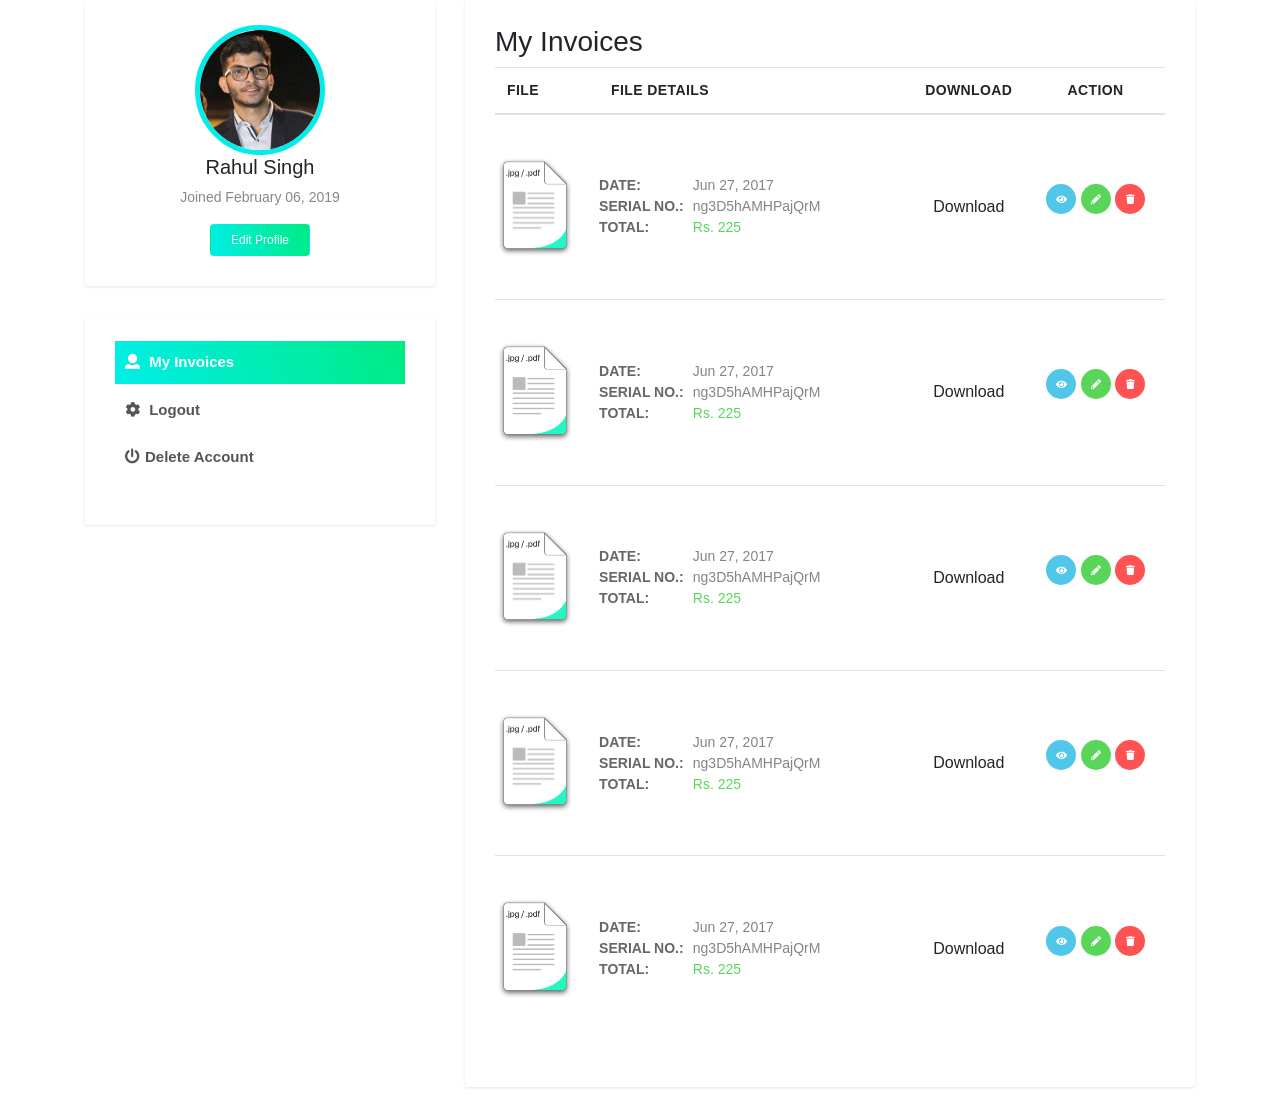
<file: MYSTIC WOLVES CBS/dashboard.html>
<!DOCTYPE html> 
<html>
  <head>
    <meta charset="utf-8" />
    <meta http-equiv="X-UA-Compatible" content="IE=edge" />
    <title>Dashboard</title>
    <meta name="description" content="" />
    <meta name="viewport" content="width=device-width, initial-scale=1" />
    <!-- bootstrap css -->
    <link
      rel="stylesheet"
      href="https://stackpath.bootstrapcdn.com/bootstrap/4.3.1/css/bootstrap.min.css"
      integrity="sha384-ggOyR0iXCbMQv3Xipma34MD+dH/1fQ784/j6cY/iJTQUOhcWr7x9JvoRxT2MZw1T"
      crossorigin="anonymous"
    />
  
    <link rel="stylesheet" href="./styling/style.css" >

    <!-- fontawesome plugin  -->
    <link rel="stylesheet" href="./plugins/fontawesome/css/all.css" />

    <!-- plugins -->
    <link href="https://cdnjs.cloudflare.com/ajax/libs/font-awesome/4.7.0/css/font-awesome.min.css" rel="stylesheet" media="all">
    <link href="https://cdnjs.cloudflare.com/ajax/libs/animate.css/3.5.2/animate.min.css" rel="stylesheet" media="all">
    <link rel="stylesheet" href="./plugins/fontawesome/css/all.css" />
  </head>
  <body>
   
  
<!--==================================
=            User Profile            =
===================================-->
<section class="dashboard section">
	<!-- Container Start -->
	<div class="container">
		<!-- Row Start -->
		<div class="row">
			<div class="col-md-10 offset-md-1 col-lg-4 offset-lg-0">
				<div class="sidebar">
					<!-- User Widget -->
					<div class="widget user-dashboard-profile">
						<!-- User Image -->
						<div class="profile-thumb">
							<img src="./images/rahul-sir.png" alt="" class="rounded-circle">
						</div>
						<!-- User Name -->
						<h5 class="text-center">Rahul Singh</h5>
						<p>Joined February 06, 2019</p>
						<a href="user-profile.html" class="btn btn-main-sm">Edit Profile</a>
					</div>
					<!-- Dashboard Links -->
					<div class="widget user-dashboard-menu">
						<ul>
							<li class="active">
								<a href="user-dashboard.html"><i class="fa fa-user"></i> My Invoices</a></li>
							
							
							<li>
								<a href="user-dashboard.html"><i class="fa fa-cog"></i> Logout</a>
							</li>
							<li>
								<a href="user-dashboard.html"><i class="fa fa-power-off"></i>Delete Account</a>
							</li>
						</ul>
					</div>
				</div>
			</div>
			<div class="col-md-10 offset-md-1 col-lg-8 offset-lg-0">
				<!-- Recently Favorited -->
				<div class="widget dashboard-container my-adslist">
					<h3 class="widget-header">My Invoices</h3> 
					<table class="table table-responsive product-dashboard-table">
						<thead>
							<tr class="tr">
								<th>File</th>
								<th>File Details</th>
								<th class="text-center">Download</th>
								<th class="text-center">Action</th>
							</tr>
						</thead>
						<tbody>
							<tr>
								
								<td class="product-thumb">
									<img width="80px" height="auto" src="./images/pdf.png" alt="image description"></td>
								<td class="product-details">
									<!-- <h3 class="title">Macbook Pro 15inch</h3> -->
									<span class="add-id"><strong>DATE:</strong>Jun 27, 2017</span>
									<span><strong>SERIAL NO.:</strong><time>ng3D5hAMHPajQrM</time> </span>
									<span class="status active"><strong>TOTAL:</strong>Rs. 225</span>
								</td>
								<td class="product-category"><span class="categories">Download</span></td>
								<td class="action" data-title="Action">
									<div class="">
										<ul class="list-inline justify-content-center">
											<li class="list-inline-item">
												<a data-toggle="tooltip" data-placement="top" title="Tooltip on top" class="view" href="">
													<i class="fa fa-eye"></i>
												</a>		
											</li>
											<li class="list-inline-item">
												<a class="edit" href="">
													<i class="fa fa-pencil"></i>
												</a>		
											</li>
											<li class="list-inline-item">
												<a class="delete" href="">
													<i class="fa fa-trash"></i>
												</a>
											</li>
										</ul>
									</div>
								</td>
							</tr>
							<tr>
								
								<td class="product-thumb">
									<img width="80px" height="auto" src="./images/pdf.png" alt="image description"></td>
								<td class="product-details">
									<!-- <h3 class="title">Study Table Combo</h3> -->
									<span class="add-id"><strong>DATE:</strong>Jun 27, 2017</span>
									<span><strong>SERIAL NO.:</strong><time>ng3D5hAMHPajQrM</time> </span>
									<span class="status active"><strong>TOTAL: </strong>Rs. 225</span>
								</td>
								<td class="product-category"><span class="categories">Download</span></td>
								<td class="action" data-title="Action">
									<div class="">
										<ul class="list-inline justify-content-center">
											<li class="list-inline-item">
												<a data-toggle="tooltip" data-placement="top" title="Tooltip on top" class="view" href="">
													<i class="fa fa-eye"></i>
												</a>		
											</li>
											<li class="list-inline-item">
												<a class="edit" href="">
													<i class="fa fa-pencil"></i>
												</a>		
											</li>
											<li class="list-inline-item">
												<a class="delete" href="">
													<i class="fa fa-trash"></i>
												</a>
											</li>
										</ul>
									</div>
								</td>
							</tr>
							<tr>
								
								<td class="product-thumb">
									<img width="80px" height="auto" src="./images/pdf.png" alt="image description"></td>
								<td class="product-details">
									<!-- <h3 class="title">Macbook Pro 15inch</h3> -->
                                    <span class="add-id"><strong>DATE:</strong>Jun 27, 2017</span>
									<span><strong>SERIAL NO.:</strong><time>ng3D5hAMHPajQrM</time> </span>
									<span class="status active"><strong>TOTAL: </strong>Rs. 225</span>
								</td>
								<td class="product-category"><span class="categories">Download</span></td>
								<td class="action" data-title="Action">
									<div class="">
										<ul class="list-inline justify-content-center">
											<li class="list-inline-item">
												<a data-toggle="tooltip" data-placement="top" title="Tooltip on top" class="view" href="">
													<i class="fa fa-eye"></i>
												</a>		
											</li>
											<li class="list-inline-item">
												<a class="edit" href="">
													<i class="fa fa-pencil"></i>
												</a>		
											</li>
											<li class="list-inline-item">
												<a class="delete" href="">
													<i class="fa fa-trash"></i>
												</a>
											</li>
										</ul>
									</div>
								</td>
							</tr>
							<tr>
								
								<td class="product-thumb">
									<img width="80px" height="auto" src="./images/pdf.png" alt="image description"></td>
								<td class="product-details">
									<!-- <h3 class="title">Macbook Pro 15inch</h3> -->
									<span class="add-id"><strong>DATE:</strong>Jun 27, 2017</span>
									<span><strong>SERIAL NO.:</strong><time>ng3D5hAMHPajQrM</time> </span>
									<span class="status active"><strong>TOTAL: </strong>Rs. 225</span>
								</td>
								<td class="product-category"><span class="categories">Download</span></td>
								<td class="action" data-title="Action">
									<div class="">
										<ul class="list-inline justify-content-center">
											<li class="list-inline-item">
												<a data-toggle="tooltip" data-placement="top" title="Tooltip on top" class="view" href="">
													<i class="fa fa-eye"></i>
												</a>		
											</li>
											<li class="list-inline-item">
												<a class="edit" href="">
													<i class="fa fa-pencil"></i>
												</a>		
											</li>
											<li class="list-inline-item">
												<a class="delete" href="">
													<i class="fa fa-trash"></i>
												</a>
											</li>
										</ul>
									</div>
								</td>
							</tr>
							<tr>
								
								<td class="product-thumb">
									<img width="80px" height="auto" src="./images/pdf.png" alt="image description"></td>
								<td class="product-details">
									<!-- <h3 class="title">Macbook Pro 15inch</h3> -->
									<span class="add-id"><strong>DATE:</strong>Jun 27, 2017</span>
									<span><strong>SERIAL NO.:</strong><time>ng3D5hAMHPajQrM</time> </span>
									<span class="status active"><strong>TOTAL: </strong>Rs. 225</span>
								</td>
								<td class="product-category"><span class="categories">Download</span></td>
								<td class="action" data-title="Action">
									<div class="">
										<ul class="list-inline justify-content-center">
											<li class="list-inline-item">
												<a data-toggle="tooltip" data-placement="top" title="Tooltip on top" class="view" href="">
													<i class="fa fa-eye"></i>
												</a>		
											</li>
											<li class="list-inline-item">
												<a class="edit" href="">
													<i class="fa fa-pencil"></i>
												</a>		
											</li>
											<li class="list-inline-item">
												<a class="delete" href="">
													<i class="fa fa-trash"></i>
												</a>
											</li>
										</ul>
									</div>
								</td>
							</tr>
						</tbody>
					</table>
					
				</div>
			</div>
		</div>
		<!-- Row End -->
	</div>
	<!-- Container End -->
</section>
 




   
    <!-- Bootstrap scripts -->
    <script
      src="https://code.jquery.com/jquery-3.3.1.slim.min.js"
      integrity="sha384-q8i/X+965DzO0rT7abK41JStQIAqVgRVzpbzo5smXKp4YfRvH+8abtTE1Pi6jizo"
      crossorigin="anonymous"
    ></script>
    <script
      src="https://cdnjs.cloudflare.com/ajax/libs/popper.js/1.14.7/umd/popper.min.js"
      integrity="sha384-UO2eT0CpHqdSJQ6hJty5KVphtPhzWj9WO1clHTMGa3JDZwrnQq4sF86dIHNDz0W1"
      crossorigin="anonymous"
    ></script>
    <script
      src="https://stackpath.bootstrapcdn.com/bootstrap/4.3.1/js/bootstrap.min.js"
      integrity="sha384-JjSmVgyd0p3pXB1rRibZUAYoIIy6OrQ6VrjIEaFf/nJGzIxFDsf4x0xIM+B07jRM"
      crossorigin="anonymous"
    ></script>


  </body>
</html>
</file>
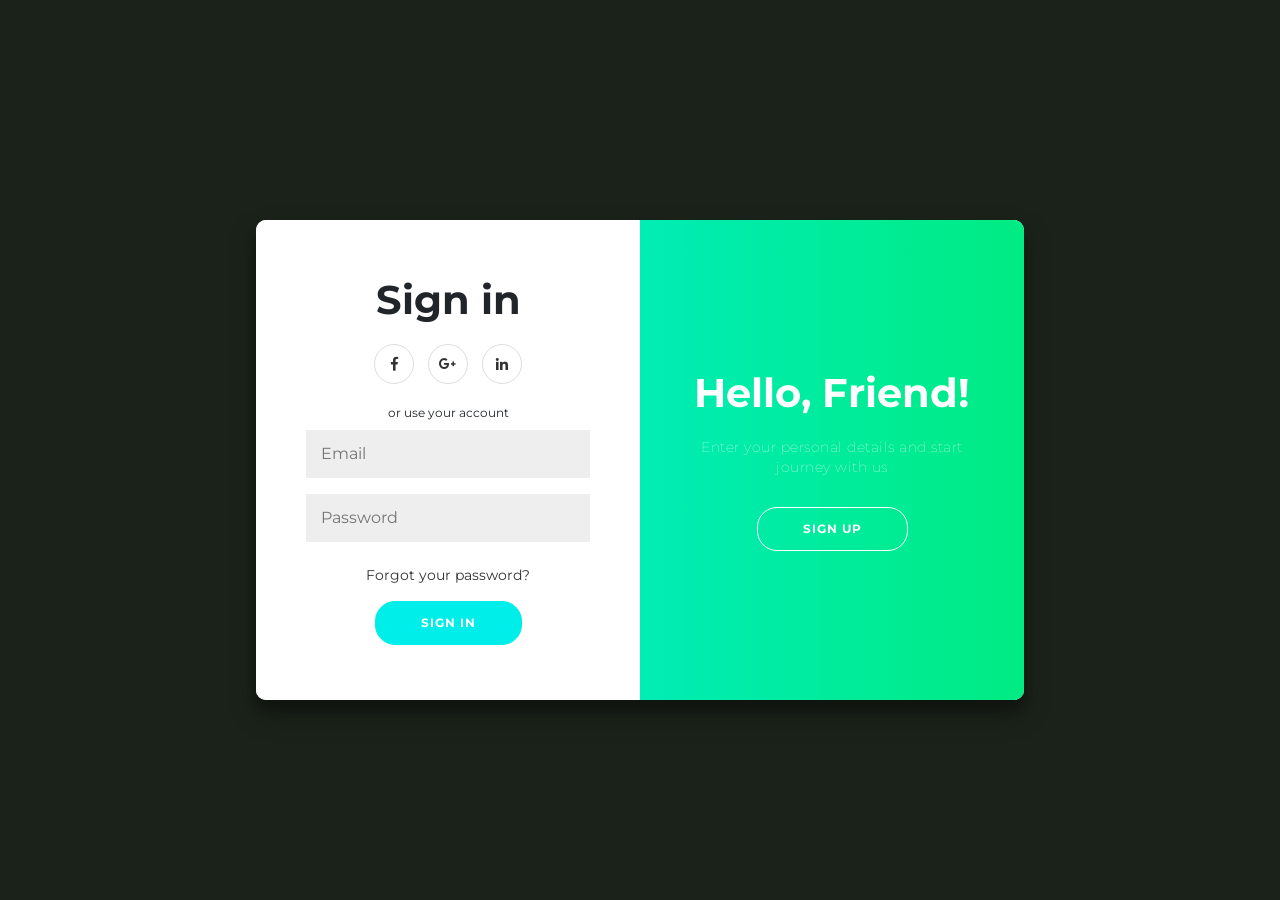
<file: MYSTIC WOLVES CBS/login.html>
<!DOCTYPE html> 
<html>
  <head>
    <meta charset="utf-8" />
    <meta http-equiv="X-UA-Compatible" content="IE=edge" />
    <title>SignIn/SignUp</title>
    <meta name="description" content="" />
    <meta name="viewport" content="width=device-width, initial-scale=1" />
    <!-- bootstrap css -->
    <link
      rel="stylesheet"
      href="https://stackpath.bootstrapcdn.com/bootstrap/4.3.1/css/bootstrap.min.css"
      integrity="sha384-ggOyR0iXCbMQv3Xipma34MD+dH/1fQ784/j6cY/iJTQUOhcWr7x9JvoRxT2MZw1T"
      crossorigin="anonymous"
    />
    <link rel="stylesheet" href="./styling/login.css">
    <link rel="stylesheet" href="./styling/style.scss" >

    <!-- plugins -->
    <link href="https://cdnjs.cloudflare.com/ajax/libs/font-awesome/4.7.0/css/font-awesome.min.css" rel="stylesheet" media="all">
    <link href="https://cdnjs.cloudflare.com/ajax/libs/animate.css/3.5.2/animate.min.css" rel="stylesheet" media="all">
    <link rel="stylesheet" href="./plugins/fontawesome/css/all.css" />
  </head>
  <body>
   
   <!-- signIn/signUp -->
    <div  class="container" id="container">
      <div class="form-container sign-up-container">
        <form action="#">
          <h1>Create Account</h1>
          <div class="social-container">
            <a href="#" class="social"><i class="fab fa-facebook-f"></i></a>
            <a href="#" class="social"><i class="fab fa-google-plus-g"></i></a>
            <a href="#" class="social"><i class="fab fa-linkedin-in"></i></a>
          </div>
          <span>or use your email for registration</span>
          <input type="text" placeholder="Name" />
          <input type="email" placeholder="Email" />
          <input type="password" placeholder="Password" />
          <button>Sign Up</button>
        </form>
      </div>
      <div class="form-container sign-in-container">
        <form action="#">
          <h1>Sign in</h1>
          <div class="social-container">
            <a href="#" class="social"><i class="fab fa-facebook-f"></i></a>
            <a href="#" class="social"><i class="fab fa-google-plus-g"></i></a>
            <a href="#" class="social"><i class="fab fa-linkedin-in"></i></a>
          </div>
          <span>or use your account</span>
          <input type="email" placeholder="Email" />
          <input type="password" placeholder="Password" />
          <a href="#">Forgot your password?</a>
          <button>Sign In</button>
        </form>
      </div>
      <div class="overlay-container">
        <div class="overlay">
          <div class="overlay-panel overlay-left">
            <h1>Welcome Back!</h1>
            <p>To keep connected with us please login with your personal info</p>
            <button class="ghost" id="signIn">Sign In</button>
          </div>
          <div class="overlay-panel overlay-right">
            <h1>Hello, Friend!</h1>
            <p>Enter your personal details and start journey with us</p>
            <button class="ghost" id="signUp">Sign Up</button>
          </div>
        </div>
      </div>
    </div>

     <!-- Bootstrap scripts -->
     <script
     src="https://code.jquery.com/jquery-3.3.1.slim.min.js"
     integrity="sha384-q8i/X+965DzO0rT7abK41JStQIAqVgRVzpbzo5smXKp4YfRvH+8abtTE1Pi6jizo"
     crossorigin="anonymous"
   ></script>
   <script
     src="https://cdnjs.cloudflare.com/ajax/libs/popper.js/1.14.7/umd/popper.min.js"
     integrity="sha384-UO2eT0CpHqdSJQ6hJty5KVphtPhzWj9WO1clHTMGa3JDZwrnQq4sF86dIHNDz0W1"
     crossorigin="anonymous"
   ></script>
   <script
     src="https://stackpath.bootstrapcdn.com/bootstrap/4.3.1/js/bootstrap.min.js"
     integrity="sha384-JjSmVgyd0p3pXB1rRibZUAYoIIy6OrQ6VrjIEaFf/nJGzIxFDsf4x0xIM+B07jRM"
     crossorigin="anonymous"
   ></script>

   <script src="login.js"></script>
 
   </script>
    
  </body>
</html>
</file>
<file: MYSTIC WOLVES CBS/styling/style.css>
@import url("https://fonts.googleapis.com/css?family=Montserrat:400,800");
* {
  margin: 0;
  padding: 0;
}

.navbar12 {
  height: 20vh;
  background-color: #29272C;
}

@font-face {
  font-family: futurapt;
  src: url(../fonts/futurapt.otf) format("opentype");
}

.login1 {
  border-radius: 25px;
  background-image: linear-gradient(67deg, #00eee9, #00eb82);
  color: #000;
  text-decoration: none;
  font-family: sans-serif;
  font-size: 14px;
  padding: 10px;
  margin-left: 260px;
  font-weight: bold;
  border: none;
}

nav ul li button.login2 {
  border-radius: 25px;
  background-image: linear-gradient(67deg, #00eee9, #00eb82);
  color: #000;
  text-decoration: none;
  font-family: sans-serif;
  font-size: 14px;
  padding: 10px;
  font-weight: bold;
  border: none;
}

nav ul li button.login2 a {
  color: black;
  text-decoration: none;
}

.navbar {
  position: absolute;
  top: 0;
  display: -webkit-box;
  display: -ms-flexbox;
  display: flex;
  z-index: 1;
  height: 60px;
  width: 1110px;
  height: 56px;
  margin-left: 130px;
  margin-top: 40px;
}

.shit {
  margin-left: 50px;
}

.navbar ul {
  display: -webkit-box;
  display: -ms-flexbox;
  display: flex;
  width: 100%;
  list-style: none;
  -webkit-box-pack: left;
      -ms-flex-pack: left;
          justify-content: left;
  padding-left: 0px;
}

.navbar ul li {
  margin: 0.2rem;
  padding-right: 0;
  padding-top: 5px;
}

.navbar ul li a {
  text-decoration: none;
  color: lightgray;
  font-size: 16px;
  margin-right: 20px;
  padding-top: 10px;
  font-family: futurapt;
}

.navbar ul li a:hover {
  border-bottom: 2.5px solid #00eb82;
}

.navbar ul li img {
  padding-right: 12px;
  height: 17px;
}

.menu {
  margin-left: 410px;
  display: none;
}

.fb {
  margin-left: 407px;
}

.navbutton {
  text-decoration: none;
  font-size: 28px;
  color: white;
  border: none;
  border-top-right-radius: 17px;
  border-top-left-radius: 17px;
  border-bottom-left-radius: 17px;
  cursor: pointer;
  text-align: center;
  text-transform: uppercase;
  background-color: black;
  height: 70px;
  margin-right: 20px;
  padding: 10px;
}

.first100vh {
  background-color: #29272C;
}

.first100vh .align {
  display: -webkit-box;
  display: -ms-flexbox;
  display: flex;
}

.first100vh img {
  padding-left: 150px;
  height: 80vh;
  -webkit-box-pack: right;
      -ms-flex-pack: right;
          justify-content: right;
}

.first100vh .boldline {
  font-family: Montserrat-SemiBold,sans-serif;
  font-weight: bold;
  line-height: 3.25rem;
  font-size: 2.5em;
  color: white;
  margin-left: 130px;
  margin-top: 40px;
  letter-spacing: 9px;
}

.first100vh .linebelow {
  color: white;
  margin-left: 130px;
  margin-top: 25px;
  opacity: 0.5;
  font-size: 18px;
  line-height: 1.6rem;
}

.first100vh .gradient {
  padding: 10px;
  margin-left: 130px;
  border-radius: 25px;
  background-image: linear-gradient(67deg, #00eee9, #00eb82);
  color: #000;
  text-decoration: none;
  font-family: sans-serif;
  font-size: 18px;
  font-weight: bold;
  border: none;
  margin-top: 30px;
  padding: 15px;
}

.first100vh .scroll {
  color: white;
  background-color: black;
  padding: 26px;
  margin-left: 130px;
  border-radius: 10px;
  margin-top: 33px;
  border: none;
}

.second100vh {
  height: 100vh;
  display: -webkit-box;
  display: -ms-flexbox;
  display: flex;
}

.second100vh .secondboldline {
  font-family: msemibold,sans-serif;
  line-height: 3.25rem;
  font-size: 2.5em;
  margin-left: 130px;
  margin-top: 300px;
  letter-spacing: 6px;
  font-weight: bold;
  text-transform: uppercase;
  width: 400px;
  margin-right: 70px;
}

.second100vh .gradient2 {
  padding: 10px;
  margin-left: 130px;
  border-radius: 25px;
  background-image: linear-gradient(67deg, #00eee9, #00eb82);
  color: #000;
  text-decoration: none;
  font-family: sans-serif;
  font-size: 18px;
  font-weight: bold;
  margin-top: 30px;
  border: none;
  padding: 15px;
}

.second100vh .pic1 {
  padding-top: 100px;
  padding-left: 50px;
  height: 250px;
}

.second100vh .pic2 {
  height: 120px;
  padding-left: 400px;
}

.second100vh .pic3 {
  height: 350px;
}

/* section 2 */
.cover {
  width: 100%;
  height: 75vmin;
  background: url(../images/paggio_banner.jpg);
  background-position: -25rem -19rem;
  background-attachment: fixed;
  background-position: center;
  background-repeat: no-repeat;
  background-size: cover;
  background-size: 100%;
  position: relative;
}

.cover .content {
  background: rgba(0, 0, 0, 0.5);
  height: 100%;
  width: 100%;
  padding-top: 19vmin;
}

.cover .content > h1 {
  padding-left: 170px;
  font-family: var(--Patua);
  font-size: 6vmin;
  color: whitesmoke;
}

.cover .content > p {
  padding-left: 170px;
  font-family: var(--Rubik);
  font-size: 2vmin;
  color: #e5e5e5;
}

.numbers .rect {
  position: relative;
  z-index: 1;
  background: white;
  width: 17rem;
  height: 12rem;
  padding-top: 3.5vmin;
  margin: 1rem;
  border-radius: 0.5em;
  -webkit-box-shadow: 1px 2px 50px 0px rgba(47, 114, 255, 0.375);
          box-shadow: 1px 2px 50px 0px rgba(47, 114, 255, 0.375);
}

.numbers {
  margin-top: -15vmin;
}

.numbers .rect h1 {
  font-size: 5rem;
  color: black;
  opacity: 0.7;
}

.numbers .rect p {
  font-weight: bold;
  font-family: var(--Patua);
}

@media only screen and (max-width: 768px) {
  .section-2 .cover {
    background-position: -25vmin -10vmin;
  }
  .numbers .rect {
    width: 10rem;
    height: 8rem;
  }
  .numbers .rect h1 {
    font-size: 2rem;
  }
}

/* footer */
.footer.section.section-sm {
  padding: 70px 0px;
}

.footer {
  background: #29272C;
}

.footer img.footer-logo {
  height: 43px;
}

.alt-color {
  color: #c7c7c7;
}

.footer .block h4 {
  color: #ff4b2c;
  font-size: 16px;
  margin-bottom: 25px;
  line-height: 1.4;
}

.footer .block.about img {
  margin-bottom: 25px;
}

.footer .block.about p {
  line-height: 26px;
  color: #666;
}

.footer .block ul li {
  list-style: none;
  margin-bottom: 10px;
}

.footer .block ul li a {
  text-decoration: none;
  display: block;
  font-size: 14px;
  color: white;
  opacity: 0.7;
}

.footer .block ul li a:hover {
  color: #ff4b2c;
  /* text-decoration: underline; */
  text-decoration: none;
}

.footer .block ul.terms-list {
  margin-top: 10px;
}

.footer .block ul.terms-list li a {
  padding-right: 10px;
}

.footer img.footer-mobile {
  z-index: 100;
  padding-right: 15px;
}

@media (max-width: 768px) {
  .footer .block:last-child {
    margin-bottom: 30px;
  }
}

.footer .block-2 {
  padding: 18px 30px;
  background: linear-gradient(67deg, #00eee9, #00eb82);
  border-radius: 10px;
  -webkit-box-shadow: 0 14px 28px rgba(0, 0, 0, 0.25), 0 10px 10px rgba(0, 0, 0, 0.22);
          box-shadow: 0 14px 28px rgba(0, 0, 0, 0.25), 0 10px 10px rgba(0, 0, 0, 0.22);
}

.footer .block-2.app-promotion {
  display: -webkit-box;
  display: -ms-flexbox;
  display: flex;
  margin-bottom: 20px;
}

.footer .block-2.app-promotion p {
  margin-left: 20px;
  color: #fff;
}

.footer .block-2.discount-coupon p {
  color: #fff;
  margin-bottom: 0;
}

.footer .block-2.discount-coupon p a {
  color: #5672f9;
}

.footer-bottom {
  position: relative;
  padding: 8px 0;
  /* background:linear-gradient(to right, #1c130c, #434343); */
  background: #2f2f2f;
}

@media (max-width: 480px) {
  .footer-bottom {
    text-align: center;
  }
}

.footer-bottom .copyright p {
  color: #ffff;
  margin-bottom: 0;
}

.social-media-icons {
  text-align: center !important;
}

.social-media-icons li {
  display: inline-block;
}

.social-media-icons li i {
  color: #fff;
  padding: 0 20px;
  cursor: pointer;
}

.social-media-icons li i:hover {
  color: #ff4b2c !important;
  text-decoration: none;
}

.top-to {
  position: absolute;
  right: 20px;
  bottom: 40px;
  display: -webkit-box;
  display: -ms-flexbox;
  display: flex;
  -webkit-box-pack: center;
  -ms-flex-pack: center;
  justify-content: center;
}

.top-to a {
  width: 40px;
  height: 40px;
  background: #f5f5f5;
  color: #404040;
  display: -webkit-box;
  display: -ms-flexbox;
  display: flex;
  -webkit-box-pack: center;
  -ms-flex-pack: center;
  justify-content: center;
  -webkit-box-shadow: 0 3.5px 7px rgba(0, 0, 0, 0.25), 0 2.5px 2.5px rgba(0, 0, 0, 0.22);
          box-shadow: 0 3.5px 7px rgba(0, 0, 0, 0.25), 0 2.5px 2.5px rgba(0, 0, 0, 0.22);
}

.top-to a i {
  line-height: 40px;
}

.top-to a:hover {
  text-decoration: none;
}

.text1 {
  text-transform: uppercase;
}

.particle {
  margin: 0;
  padding: 0;
  height: 100vh;
  display: -webkit-box;
  display: -ms-flexbox;
  display: flex;
}

#particles-js {
  height: 100%;
  background: blck;
  width: 65%;
}

.particlerebase {
  width: 50%;
}

.particleinfo {
  font-weight: bold;
  font-size: 1.8em;
  line-height: 1.3em;
  letter-spacing: 6px;
  font-family: 'msemibold', sans-serif;
  width: 500px;
  text-transform: uppercase;
  padding-top: 200px;
  padding-left: 100px;
}

.particleinfo2 {
  padding-left: 100px;
  width: 500px;
}

.section1 {
  background-color: #1a2219;
}

.section1 .container {
  display: -webkit-box;
  display: -ms-flexbox;
  display: flex;
  -webkit-box-orient: vertical;
  -webkit-box-direction: normal;
      -ms-flex-direction: column;
          flex-direction: column;
  -webkit-box-align: center;
      -ms-flex-align: center;
          align-items: center;
}

.section1 .container .content {
  margin-top: 50px;
  color: #ffff;
  display: -webkit-box;
  display: -ms-flexbox;
  display: flex;
  -webkit-box-orient: vertical;
  -webkit-box-direction: normal;
      -ms-flex-direction: column;
          flex-direction: column;
  -webkit-box-align: center;
      -ms-flex-align: center;
          align-items: center;
  text-align: center;
}

.section1 .container .content .heading h3 {
  font-family: sans-serif;
  font-size: 3.125em;
  line-height: 1.2em;
  letter-spacing: 10.5px;
  text-transform: uppercase;
  margin-bottom: 1.875rem;
  font-weight: 400;
  max-width: 865px;
}

.section1 .container .content .description p {
  font-size: 1.3125em;
  line-height: 1.66667em;
  max-width: 855px;
  margin-left: auto;
  margin-right: auto;
  opacity: 0.8;
  font-family: sans-serif;
}

.section1 .container .image-wrap {
  margin-top: 50px;
  height: 80vh;
  width: 1055px;
  background-image: url(../images/bg.png);
  background-repeat: no-repeat;
  background-size: cover;
  -webkit-box-shadow: 0px 0px 61px 0px rgba(47, 114, 255, 0.6);
          box-shadow: 0px 0px 61px 0px rgba(47, 114, 255, 0.6);
}

.section1 .container .image-wrap .container {
  padding: 0%;
  height: 83%;
  display: -webkit-box;
  display: -ms-flexbox;
  display: flex;
  -webkit-box-orient: horizontal;
  -webkit-box-direction: normal;
      -ms-flex-direction: row;
          flex-direction: row;
  -webkit-box-pack: center;
      -ms-flex-pack: center;
          justify-content: center;
}

.section1 .container .image-wrap .container .image1 img {
  height: 60vh;
  margin-right: 30px;
}

.section1 .container .image-wrap .container .image2 img {
  height: 15vh;
}

.section1 .container .image-wrap .container .image3 img {
  height: 60vh;
  margin-left: 30px;
}

.section1 .container .image-wrap .btn {
  display: -webkit-box;
  display: -ms-flexbox;
  display: flex;
  -webkit-box-pack: center;
      -ms-flex-pack: center;
          justify-content: center;
}

.section1 .container .image-wrap .btn a {
  padding: 6px 20px;
  height: inherit;
  width: inherit;
  font-family: sans-serif;
  color: #fff;
  margin-right: 30px;
  font-size: 16px;
  font-weight: bold;
  text-decoration: none;
  border: 2px solid #2f72ff;
  border-radius: 6px;
  -webkit-transition: all 0.5s;
  transition: all 0.5s;
}

.section1 .container .image-wrap .btn a:hover {
  background-color: #2f72ff;
}

.section1 .container .down {
  height: 10vh;
  width: 400px;
  margin-left: 100px;
  margin-top: 50px;
  margin-bottom: 30px;
}

.section2 {
  height: 150vh;
  background-color: #ffffff;
}

.section2 .section3 {
  width: 100vw;
  background-color: #fff;
}

.section2 .section3 .heading {
  padding: 70px 0px 0px;
  width: 100vw;
  margin: auto;
  max-width: 50vw;
  text-align: center;
  height: 30vh;
}

.section2 .section3 .heading h3 {
  color: black;
  font-family: sans-serif;
  font-size: 3.125em;
  line-height: 1.2em;
  letter-spacing: 10.5px;
  text-transform: uppercase;
  margin-bottom: 1.875rem;
  font-weight: 400;
  max-width: 865px;
}

.section2 .section3 .heading p {
  font-family: "gtLight", sans-serif;
  font-size: 1.27rem;
  margin: 1rem auto 0;
  color: black;
}

.section2 .section3 .box {
  margin-top: 50px;
  width: 100%;
}

.section2 .section3 .row {
  margin: auto;
  width: 60%;
  display: -webkit-box;
  display: -ms-flexbox;
  display: flex;
  -webkit-box-pack: center;
      -ms-flex-pack: center;
          justify-content: center;
  -webkit-box-align: center;
      -ms-flex-align: center;
          align-items: center;
  margin-bottom: 100px;
}

.section2 .section3 .row .second {
  display: -webkit-box;
  display: -ms-flexbox;
  display: flex;
}

.section2 .section3 .row .image {
  display: block;
}

.section2 .section3 .row .image img {
  height: 200px;
  float: right;
  margin-right: 40px;
}

.section2 .section3 .row .content {
  border-left: 3px solid #00eee9;
}

.section2 .section3 .row .content h3 {
  font-size: 1.825em;
  line-height: 1.38889em;
  margin-bottom: 0.625rem;
  font-family: Montserrat-Medium, sans-serif;
  font-weight: 400;
  letter-spacing: 5px;
  text-transform: uppercase;
}

.section2 .section3 .row .content h3.num {
  color: grey;
}

.section2 .section3 .row3 {
  margin-bottom: 190px;
}

.section2 .section3 .row2 .image img {
  float: left;
  margin-left: 40px;
}

.section2 .section3 .row2 .content {
  border-left: none;
  border-right: 3px solid #00eee9;
}

.section2 .section3 .row2 .first {
  display: none;
}

@media only screen and (max-width: 1020px) {
  .section2 .section3 .row .image img {
    width: 20vw;
  }
}

@media only screen and (max-width: 770px) {
  .section2 .section3 .heading h3 {
    font-size: 7vw;
  }
  .section2 .section3 .row .image {
    display: -webkit-box;
    display: -ms-flexbox;
    display: flex;
    -webkit-box-pack: center;
        -ms-flex-pack: center;
            justify-content: center;
  }
  .section2 .section3 .row .image img {
    width: 40vw;
    height: 40vw;
  }
  .section2 .section3 .row1 {
    padding-top: 50px;
  }
  .section2 .section3 .row {
    margin-bottom: 30px;
  }
  .section2 .section3 .row3 {
    margin-bottom: 60px;
  }
  .section2 .section3 .row2 .second {
    display: none;
  }
  .section2 .section3 .row2 .first {
    display: -webkit-box;
    display: -ms-flexbox;
    display: flex;
  }
  .section2 .section3 .row .content h3 {
    font-size: 4vw;
  }
  .section2 .section3 .box {
    margin-top: 10px;
    margin-bottom: 150px;
  }
}

@media only screen and (max-width: 420px) {
  .section2 .section3 .heading {
    max-width: 80vw;
  }
  .section2 .section3 .heading h3 {
    font-size: 10vw;
  }
  .section2 .section3 .heading p {
    font-size: 5vw;
  }
  .section2 .section3 .row .image img {
    width: 55vw;
    height: 55vw;
  }
  .section2 .section3 .row1 {
    padding-top: 40px;
  }
  .section2 .section3 .row .content h3 {
    font-size: 6vw;
  }
  .section2 .section3 .box {
    margin-bottom: 100px;
  }
}

/* dashboard */
.user-dashboard-profile {
  text-align: center;
}

.user-dashboard-profile p {
  font-family: "Muli", sans-serif;
  color: #888;
  font-size: 14px;
  font-weight: 400;
}

.user-dashboard-profile .profile-thumb img {
  width: 130px;
  height: auto;
  border: 5px solid #00eee9;
}

.user-dashboard-profile h4 {
  margin-top: 10px;
  font-size: 18px;
  font-weight: 600;
}

.user-dashboard-profile .member-time {
  color: #888;
  font-size: 12px;
  margin-bottom: 3px;
}

.user-dashboard-profile .btn-main-sm {
  padding: 6px 20px;
  font-size: 12px;
  background: linear-gradient(67deg, #00eee9, #00eb82);
  color: #fff;
}

.user-dashboard-profile .btn-contact {
  background: #1fca6b;
}

.user-dashboard-profile .btn-offer {
  background: #373c4d;
}

.user-name.single {
  text-decoration: none;
}

.user-name.single:hover {
  color: #ff4b2c;
}

.dashboard-container .product-dashboard-table thead th {
  font-size: 14px;
  text-transform: uppercase;
  letter-spacing: 0.4px;
}

.dashboard-container .product-dashboard-table td {
  vertical-align: middle;
  padding: 40px 0;
}

.dashboard-container .product-dashboard-table .product-thumb {
  width: 15%;
}

.dashboard-container .product-dashboard-table .product-details {
  width: 45%;
}

.dashboard-container .product-dashboard-table .product-details span {
  display: block;
  font-size: 14px;
  color: #848484;
}

.dashboard-container .product-dashboard-table .product-details span strong {
  color: #666;
  width: 30%;
  display: inline-block;
}

.dashboard-container .product-dashboard-table .product-details .title {
  font-size: 16px;
}

.dashboard-container .product-dashboard-table .product-details .status.active {
  color: #59d659;
}

.dashboard-container .product-dashboard-table .product-category {
  width: 15%;
  text-align: center;
}

.dashboard-container .product-dashboard-table .action {
  width: 20%;
  text-align: center;
}

.dashboard-container .product-dashboard-table .action a {
  width: 30px;
  height: 30px;
  border-radius: 40px;
  font-size: 10px;
  color: #fff;
  text-align: center;
  display: inline-block;
}

.dashboard-container .product-dashboard-table .action a i {
  line-height: 30px;
}

.dashboard-container
.product-dashboard-table
.action
.list-inline
.list-inline-item:not(:last-child) {
  margin-right: 0px;
}

.dashboard-container .product-dashboard-table .action .edit {
  background: #59d659;
}

.dashboard-container .product-dashboard-table .action .view {
  background: #50c6e9;
}

.dashboard-container .product-dashboard-table .action .delete {
  background: #ff5252;
}

.user-dashboard-menu li {
  margin-bottom: 5px;
  list-style: none;
}

.user-dashboard-menu li.active a {
  background: linear-gradient(67deg, #00eee9, #00eb82);
  color: #fff;
}

.user-dashboard-menu li.active a:hover {
  color: #fff;
}

.user-dashboard-menu li a {
  padding: 10px;
  font-size: 15px;
  display: block;
  font-weight: 600;
  color: #555;
  text-decoration: none;
}

.user-dashboard-menu li a:hover {
  color: #00eee9;
}

.user-dashboard-menu li a:hover span {
  background: linear-gradient(67deg, #00eee9, #00eb82);
  color: #fff;
}

.user-dashboard-menu li a i {
  margin-right: 5px;
}

.user-dashboard-menu li a span {
  float: right;
  background: #f4f7f9;
  float: right;
  font-size: 10px;
  border-radius: 8px;
  padding: 3px 8px;
  color: #84919b;
}

/* widgets */
.widget {
  background: #fff;
  -webkit-box-shadow: 0px 1px 3px 0px rgba(0, 0, 0, 0.1);
          box-shadow: 0px 1px 3px 0px rgba(0, 0, 0, 0.1);
  padding: 25px 30px 30px;
  margin-bottom: 30px;
  border-radius: 2px;
}

.widget.category-list ul li {
  list-style: none;
}

.widget.category-list ul li:not(:last-child) {
  border-bottom: 1px solid #f4f7f9;
}

.widget.category-list ul li a {
  padding: 8px 0;
  display: block;
  color: #000000;
  font-family: "Montserrat", sans-serif;
  font-size: 14px;
}

.widget.category-list ul li a span {
  float: right;
  font-size: 10px;
  background: #f4f7f9;
  border-radius: 10px;
  padding: 3px 8px;
  color: #84919b;
}

.widget.filter .nice-select {
  width: 100%;
}

.widget.filter .nice-select .list {
  width: 100%;
}

.widget.price-range b {
  font-size: 13px;
  color: #888;
}

.widget.price-range .slider.slider-horizontal {
  width: 124px;
}

.widget.price-range .slider-handle {
  background: #5672f9;
}

.widget.price-range .slider-track {
  margin-top: -2px;
  height: 5px;
  -webkit-box-shadow: none;
          box-shadow: none;
  border-radius: 0;
  background: #f5f5f5;
}

.widget.price-range .slider-selection {
  background: #dedede;
  -webkit-box-shadow: none;
          box-shadow: none;
}

.widget.price {
  background: #5672f9;
}

.widget.price h4 {
  color: #fff;
}

.widget.price p {
  color: #fff;
  font-size: 30px;
  text-align: center;
  font-weight: bold;
  margin: 0;
}

.widget.price.singleprice {
  padding: 12px;
  background: linear-gradient(67deg, #00eee9, #00eb82);
}

.widget.map {
  padding: 10px;
}

.widget.map #map {
  height: 300px;
}

.widget.category ul.category-list li {
  margin-bottom: 8px;
}

.widget.category ul.category-list li a {
  font-size: 15px;
  letter-spacing: 0;
  display: block;
  color: #848484;
}

.widget.category ul.category-list li a:hover {
  color: #5672f9;
}

.widget.category ul.category-list li:last-child {
  margin-bottom: 5px;
}

.widget.archive ul.archive-list li {
  margin-bottom: 10px;
}

.widget.archive ul.archive-list li:last-child {
  margin-bottom: 5px;
}

.widget.archive ul.archive-list li a {
  font-size: 15px;
  letter-spacing: 0;
  display: block;
  color: #848484;
}

.widget.archive ul.archive-list li a:hover {
  color: #5672f9;
  text-decoration: underline;
}

.widget.share-coupon .sbHolder,
.widget.share-coupon .form-control {
  margin-bottom: 10px !important;
}

.widget.share-coupon button {
  width: 100%;
}

.widget.coupon {
  background: #5672f9;
  padding: 35px 30px 40px 30px;
}

.widget.coupon p {
  font-size: 20px;
  line-height: 1.4;
  color: #fff;
  margin-bottom: 25px;
}

.widget.rate .starrr {
  display: -webkit-box;
  display: -ms-flexbox;
  display: flex;
  -webkit-box-pack: center;
  -ms-flex-pack: center;
  justify-content: center;
}

.widget.rate .starrr i {
  font-size: 20px;
  cursor: pointer;
  color: #e6b322;
  padding: 0 5px;
}

.widget.filter {
  padding-bottom: 17px;
}

.widget.filter .form-1 {
  margin-bottom: 20px;
}

.widget.filter .form-check-label {
  font-size: 14px;
  color: #848484;
}

.widget.filter .form-check-label input {
  margin-right: 10px;
}

.widget.filter
.form-check-label
input[type="checkbox"]:checked
.form-check-label {
  color: #5672f9 !important;
}

.widget.filter .form-check-label:hover {
  color: #5672f9;
}

.widget.user {
  padding-top: 50px;
}

.widget.user.single {
  line-height: 1.5;
  font-family: "Muli", sans-serif;
  text-align: left;
  color: #999;
}

.contact {
  margin-top: 30px;
  display: -webkit-box;
  display: -ms-flexbox;
  display: flex;
  -webkit-box-pack: center;
      -ms-flex-pack: center;
          justify-content: center;
}

.btn.single {
  font-size: 15px;
  letter-spacing: 1px;
  display: inline-block;
  padding: 15px 15px;
  border-radius: 4px;
  font-family: "Muli", sans-serif;
  background: transparent;
  border: 1px solid #ff4b2c;
  color: #ff4b2c;
  -webkit-transition: all 0.6;
  transition: all 0.6;
}

.btn.single:hover {
  cursor: pointer;
  -webkit-box-shadow: 0 3.5px 7px rgba(0, 0, 0, 0.25), 0 2.5px 2.5px rgba(0, 0, 0, 0.22);
          box-shadow: 0 3.5px 7px rgba(0, 0, 0, 0.25), 0 2.5px 2.5px rgba(0, 0, 0, 0.22);
  color: #fff;
  background: #ff4b2c;
}

.widget.user .image img {
  width: 157px;
  height: 157px;
  border-radius: 100%;
  border: 7px solid #dedede;
}

.widget.user h5 {
  font-size: 20px;
  margin-top: 23px;
  font-weight: bold;
  margin-bottom: 10px;
}

.widget .welcome-message h2 {
  font-size: 30px;
  line-height: 54px;
  letter-spacing: 0.05em;
}

.widget .welcome-message p {
  font-size: 14px;
  line-height: 26px;
  letter-spacing: 0;
  color: #848484;
}

.widget.personal-info .form-group,
.widget.change-password .form-group,
.widget.change-email .form-group {
  margin-bottom: 25px;
}

.widget.personal-info .form-group i,
.widget.change-password .form-group i,
.widget.change-email .form-group i {
  color: white;
  background: #ff4b2c;
  font-size: 25px;
  height: 50px;
  width: 60px;
  line-height: 50px;
  margin-right: 25px;
  border-radius: 100%;
}

.downarr {
  border: 2px solid #2f72ff;
  border-radius: 6px;
}

.downarr:hover {
  background-color: #2f72ff;
}
/*# sourceMappingURL=style.css.map */
</file>
<file: MYSTIC WOLVES CBS/styling/login.css>
@import url("https://fonts.googleapis.com/css?family=Montserrat:400,800");

* {
  box-sizing: border-box;
}

body {
  background: #1a2219;
  display: flex;
  justify-content: center;
  align-items: center;
  flex-direction: column;
  font-family: "Montserrat", sans-serif;
  height: 100vh;
  margin: -50px 0 50px;
}

h1 {
  font-weight: bold;
  margin: 0;
}

h2 {
  text-align: center;
}

p {
  font-size: 14px;
  font-weight: 100;
  line-height: 20px;
  letter-spacing: 0.5px;
  margin: 20px 0 30px;
}

span {
  font-size: 12px;
}

a {
  color: #333;
  font-size: 14px;
  text-decoration: none;
  margin: 15px 0;
}

button {
  border-radius: 20px;
  border: 1px solid #00eee9;
  background-color: #00eee9;
  color: #ffffff;
  font-size: 12px;
  font-weight: bold;
  padding: 12px 45px;
  letter-spacing: 1px;
  text-transform: uppercase;
  transition: transform 80ms ease-in;
}

button:active {
  transform: scale(0.95);
}

button:focus {
  outline: none;
}

button.ghost {
  background-color: transparent;
  border-color: #ffffff;
}

form {
  background-color: #ffffff;
  display: flex;
  align-items: center;
  justify-content: center;
  flex-direction: column;
  padding: 0 50px;
  height: 100%;
  text-align: center;
}

input {
  background-color: #eee;
  border: none;
  padding: 12px 15px;
  margin: 8px 0;
  width: 100%;
}

.container {
  margin-top: 120px;
  background-color: #fff;
  border-radius: 10px;
  box-shadow: 0 14px 28px rgba(0, 0, 0, 0.25), 0 10px 10px rgba(0, 0, 0, 0.22);
  position: relative;
  overflow: hidden;
  width: 768px;
  max-width: 100%;
  min-height: 480px;
}

.form-container {
  position: absolute;
  top: 0;
  height: 100%;
  transition: all 0.6s ease-in-out;
}

.sign-in-container {
  left: 0;
  width: 50%;
  z-index: 2;
}

.container.right-panel-active .sign-in-container {
  transform: translateX(100%);
}

.sign-up-container {
  left: 0;
  width: 50%;
  opacity: 0;
  z-index: 1;
}

.container.right-panel-active .sign-up-container {
  transform: translateX(100%);
  opacity: 1;
  z-index: 5;
  animation: show 0.6s;
}

@keyframes show {
  0%,
  49.99% {
    opacity: 0;
    z-index: 1;
  }

  50%,
  100% {
    opacity: 1;
    z-index: 5;
  }
}

.overlay-container {
  position: absolute;
  top: 0;
  left: 50%;
  width: 50%;
  height: 100%;
  overflow: hidden;
  transition: transform 0.6s ease-in-out;
  z-index: 100;
}

.container.right-panel-active .overlay-container {
  transform: translateX(-100%);
}

.overlay {
  background: #00eb82;
  background: -webkit-linear-gradient(to right, #00eee9, #00eb82);
  background: linear-gradient(to right, #00eee9, #00eb82);
  background-repeat: no-repeat;
  background-size: cover;
  background-position: 0 0;
  color: #ffffff;
  position: relative;
  left: -100%;
  height: 100%;
  width: 200%;
  transform: translateX(0);
  transition: transform 0.6s ease-in-out;
}

.container.right-panel-active .overlay {
  transform: translateX(50%);
}

.overlay-panel {
  position: absolute;
  display: flex;
  align-items: center;
  justify-content: center;
  flex-direction: column;
  padding: 0 40px;
  text-align: center;
  top: 0;
  height: 100%;
  width: 50%;
  transform: translateX(0);
  transition: transform 0.6s ease-in-out;
}

.overlay-left {
  transform: translateX(-20%);
}

.container.right-panel-active .overlay-left {
  transform: translateX(0);
}

.overlay-right {
  right: 0;
  transform: translateX(0);
}

.container.right-panel-active .overlay-right {
  transform: translateX(20%);
}

.social-container {
  margin: 20px 0;
}

.social-container a {
  border: 1px solid #dddddd;
  border-radius: 50%;
  display: inline-flex;
  justify-content: center;
  align-items: center;
  margin: 0 5px;
  height: 40px;
  width: 40px;
}

footer {
  background-color: #222;
  color: #fff;
  font-size: 14px;
  bottom: 0;
  position: fixed;
  left: 0;
  right: 0;
  text-align: center;
  z-index: 999;
}

footer p {
  margin: 10px 0;
}

footer i {
  color: red;
}

footer a {
  color: #3c97bf;
  text-decoration: none;
}
</file>
